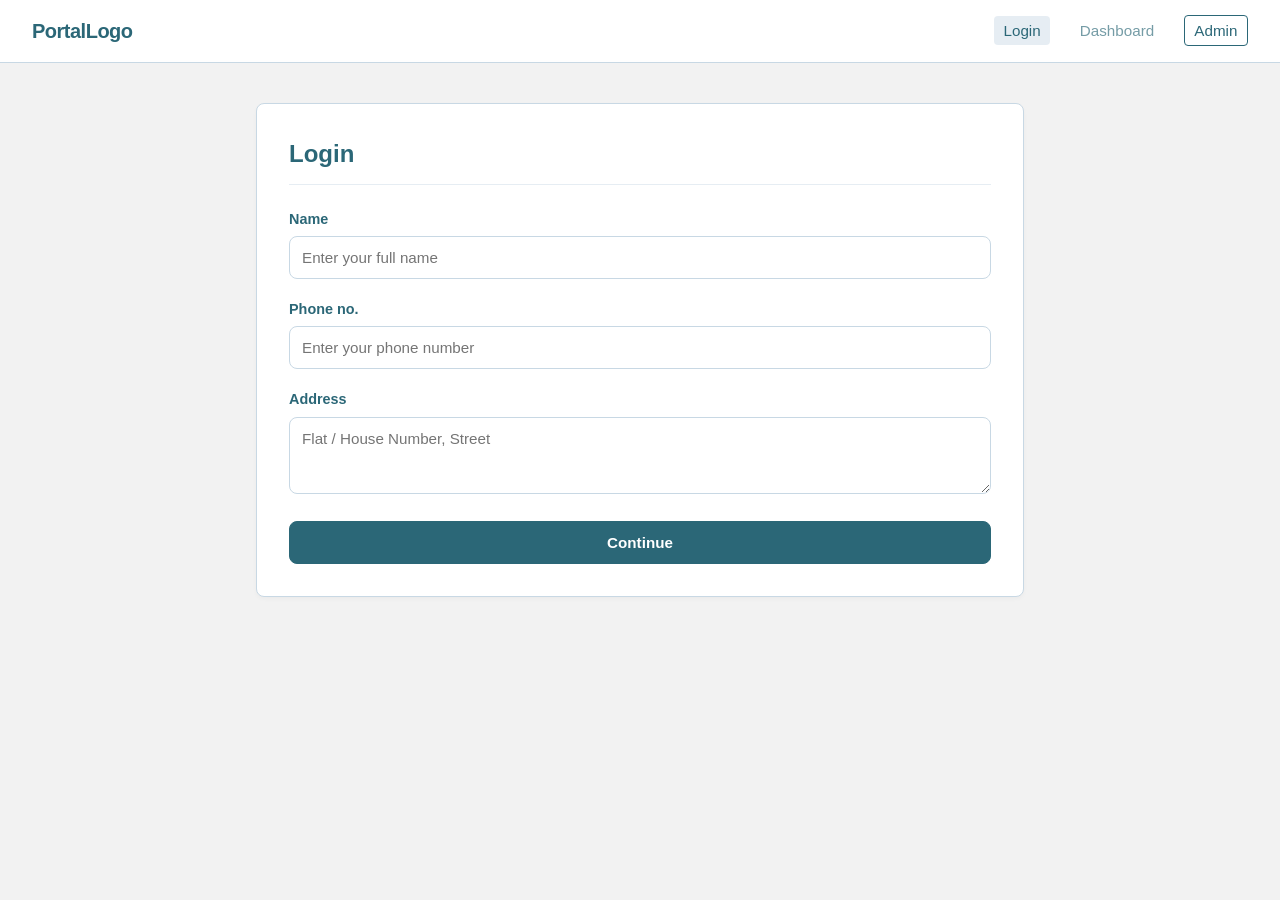
<file: SmartSocietyComplaint.proj/index.html>
<!DOCTYPE html>
<html lang="en">
<head>
  <meta charset="UTF-8">
  <meta name="viewport" content="width=device-width, initial-scale=1.0">
  <title>Login - Community Portal</title>
  <link rel="stylesheet" href="styles.css">
</head>
<body>

  <!-- Top Navigation Bar -->
  <header>
    <nav class="main-nav">
      <a href="index.html" class="brand-logo">PortalLogo</a>
      <ul class="nav-links">
        <li><a href="index.html" class="active">Login</a></li>
        <li><a href="dashboard.html">Dashboard</a></li>
        <li><a href="admin.html" class="admin-link">Admin</a></li>
      </ul>
    </nav>
  </header>

  <main class="container">
    <div class="card">
      <h1 class="card-title">Login</h1>
      
      <!-- Login Form matching Page 1 sketch -->
      <form action="dashboard.html" method="get">
        <div class="form-group">
          <label for="name">Name</label>
          <input type="text" id="name" name="name" class="form-control" placeholder="Enter your full name" required>
        </div>

        <div class="form-group">
          <label for="phone">Phone no.</label>
          <input type="tel" id="phone" name="phone" class="form-control" placeholder="Enter your phone number" required>
        </div>

        <div class="form-group">
          <label for="address">Address</label>
          <textarea id="address" name="address" class="form-control" rows="3" placeholder="Flat / House Number, Street" required></textarea>
        </div>

        <button type="submit" class="btn">Continue</button>
      </form>
    </div>
  </main>

</body>
</html>
</file>
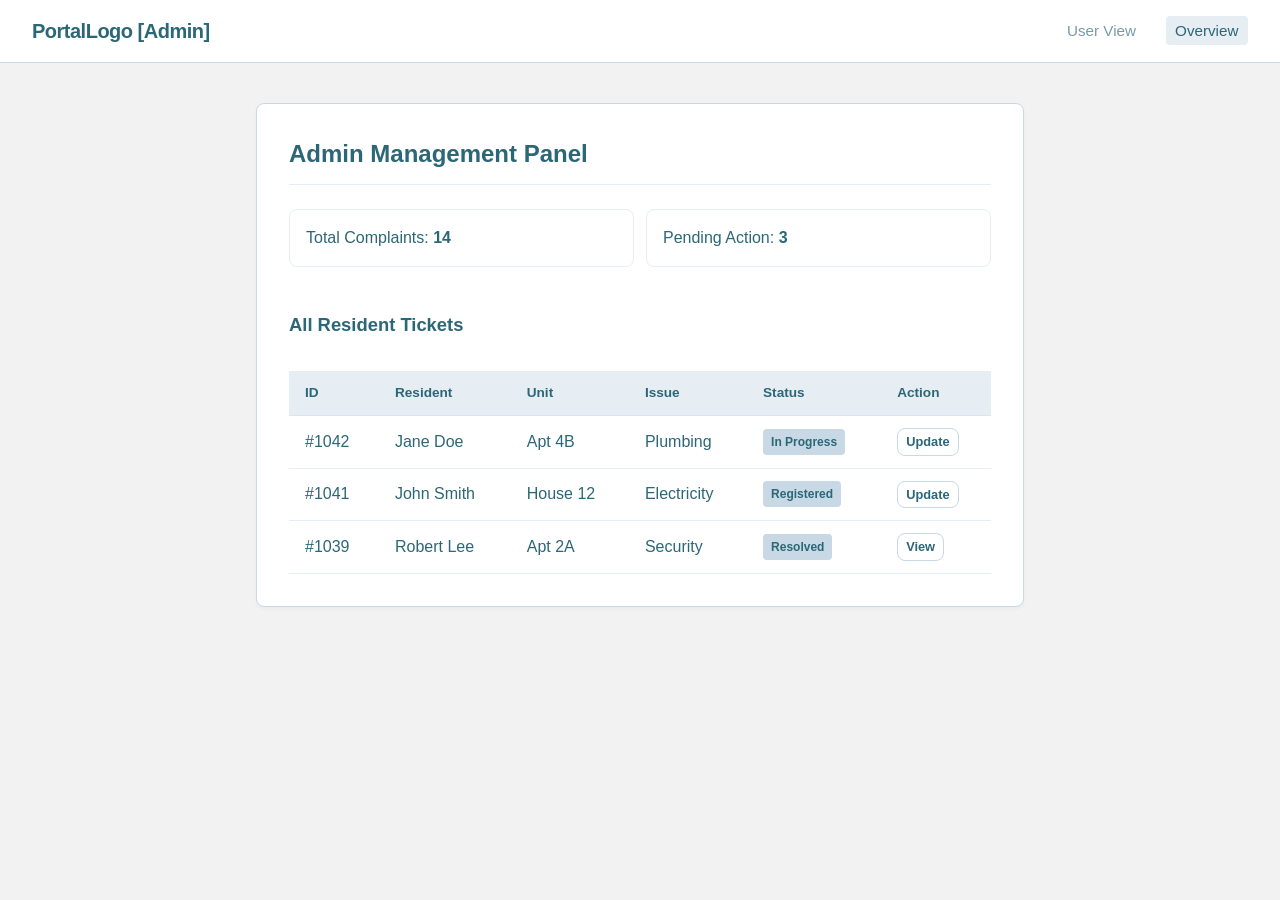
<file: SmartSocietyComplaint.proj/admin.html>
<!DOCTYPE html>
<html lang="en">
<head>
  <meta charset="UTF-8">
  <meta name="viewport" content="width=device-width, initial-scale=1.0">
  <title>Admin Dashboard - Portal</title>
  <link rel="stylesheet" href="styles.css">
</head>
<body>

  <header>
    <nav class="main-nav">
      <a href="dashboard.html" class="brand-logo">PortalLogo [Admin]</a>
      <ul class="nav-links">
        <li><a href="dashboard.html">User View</a></li>
        <li><a href="admin.html" class="active">Overview</a></li>
      </ul>
    </nav>
  </header>

  <main class="container">
    <div class="card">
      <h1 class="card-title">Admin Management Panel</h1>

      <!-- Stats overview -->
      <div class="grid-buttons" style="margin-bottom: 2rem;">
        <div class="list-item">
          <div>Total Complaints: <strong>14</strong></div>
        </div>
        <div class="list-item">
          <div>Pending Action: <strong>3</strong></div>
        </div>
      </div>

      <!-- Management Table -->
      <h2 class="section-title">All Resident Tickets</h2>
      <div style="overflow-x: auto;">
        <table class="data-table">
          <thead>
            <tr>
              <th>ID</th>
              <th>Resident</th>
              <th>Unit</th>
              <th>Issue</th>
              <th>Status</th>
              <th>Action</th>
            </tr>
          </thead>
          <tbody>
            <tr>
              <td>#1042</td>
              <td>Jane Doe</td>
              <td>Apt 4B</td>
              <td>Plumbing</td>
              <td><span class="badge">In Progress</span></td>
              <td><a href="#" class="btn btn-secondary" style="width:auto; padding:0.2rem 0.5rem; font-size: 0.8rem;">Update</a></td>
            </tr>
            <tr>
              <td>#1041</td>
              <td>John Smith</td>
              <td>House 12</td>
              <td>Electricity</td>
              <td><span class="badge">Registered</span></td>
              <td><a href="#" class="btn btn-secondary" style="width:auto; padding:0.2rem 0.5rem; font-size: 0.8rem;">Update</a></td>
            </tr>
            <tr>
              <td>#1039</td>
              <td>Robert Lee</td>
              <td>Apt 2A</td>
              <td>Security</td>
              <td><span class="badge">Resolved</span></td>
              <td><a href="#" class="btn btn-secondary" style="width:auto; padding:0.2rem 0.5rem; font-size: 0.8rem;">View</a></td>
            </tr>
          </tbody>
        </table>
      </div>
    </div>
  </main>

</body>
</html>
</file>
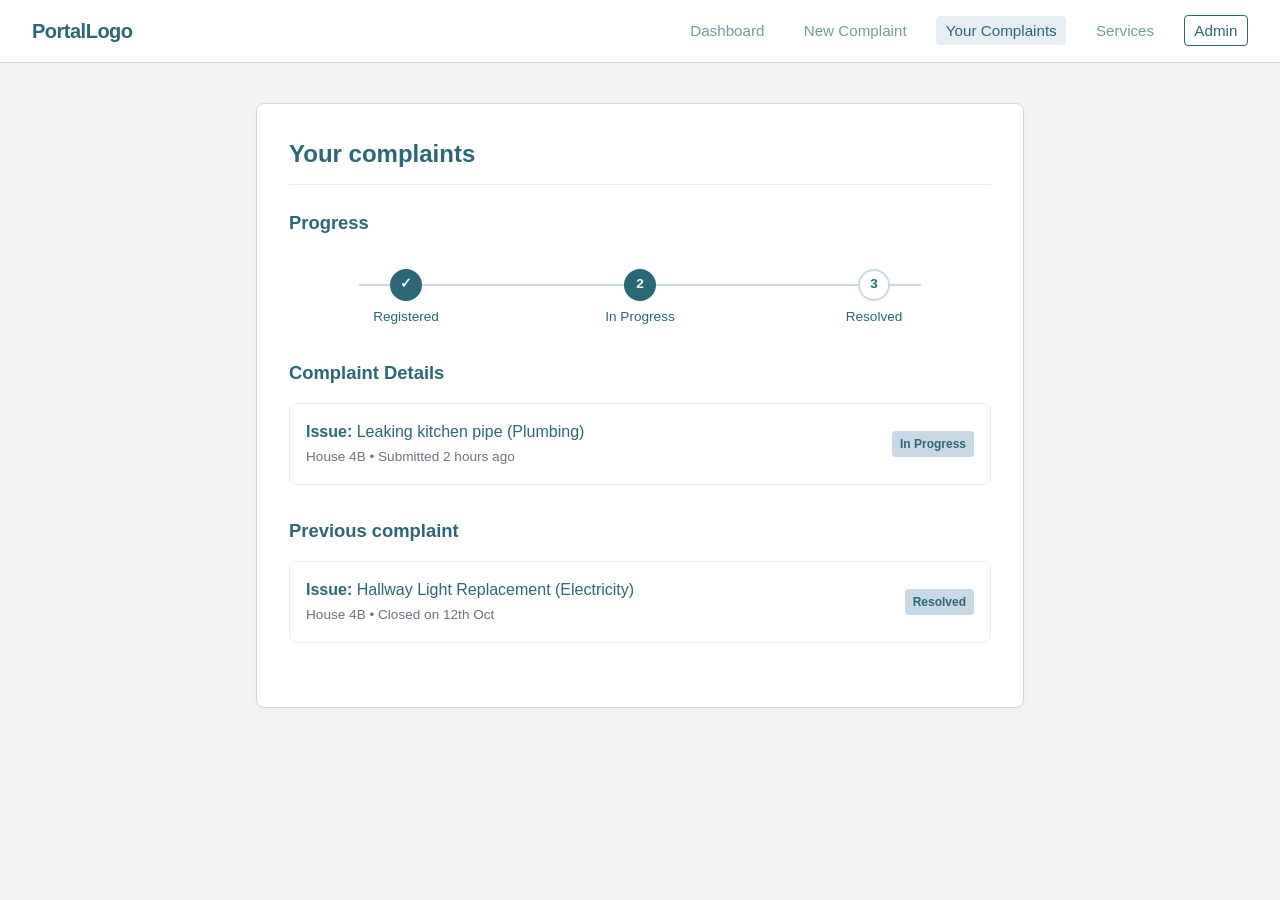
<file: SmartSocietyComplaint.proj/complaints.html>
<!DOCTYPE html>
<html lang="en">
<head>
  <meta charset="UTF-8">
  <meta name="viewport" content="width=device-width, initial-scale=1.0">
  <title>Your Complaints - Portal</title>
  <link rel="stylesheet" href="styles.css">
</head>
<body>

  <header>
    <nav class="main-nav">
      <a href="dashboard.html" class="brand-logo">PortalLogo</a>
      <ul class="nav-links">
        <li><a href="dashboard.html">Dashboard</a></li>
        <li><a href="new-complaint.html">New Complaint</a></li>
        <li><a href="complaints.html" class="active">Your Complaints</a></li>
        <li><a href="services.html">Services</a></li>
        <li><a href="admin.html" class="admin-link">Admin</a></li>
      </ul>
    </nav>
  </header>

  <main class="container">
    <div class="card">
      <h1 class="card-title">Your complaints</h1>

      <!-- Progress Trackers matching Page 4 sketch -->
      <h2 class="section-title">Progress</h2>
      <div class="progress-stepper">
        <div class="step-item active">
          <div class="step-indicator">✓</div>
          <div class="step-title">Registered</div>
        </div>
        <div class="step-item active">
          <div class="step-indicator">2</div>
          <div class="step-title">In Progress</div>
        </div>
        <div class="step-item">
          <div class="step-indicator">3</div>
          <div class="step-title">Resolved</div>
        </div>
      </div>

      <!-- Current Complaint Details -->
      <div class="section-block" style="margin-top: 2rem;">
        <h2 class="section-title">Complaint Details</h2>
        <div class="list-item">
          <div>
            <strong>Issue:</strong> Leaking kitchen pipe (Plumbing)<br>
            <span style="font-size: 0.85rem; color: #6b7280;">House 4B &bull; Submitted 2 hours ago</span>
          </div>
          <span class="badge">In Progress</span>
        </div>
      </div>

      <!-- Previous Complaint History -->
      <div class="section-block">
        <h2 class="section-title">Previous complaint</h2>
        <div class="list-item">
          <div>
            <strong>Issue:</strong> Hallway Light Replacement (Electricity)<br>
            <span style="font-size: 0.85rem; color: #6b7280;">House 4B &bull; Closed on 12th Oct</span>
          </div>
          <span class="badge">Resolved</span>
        </div>
      </div>
    </div>
  </main>

</body>
</html>
</file>
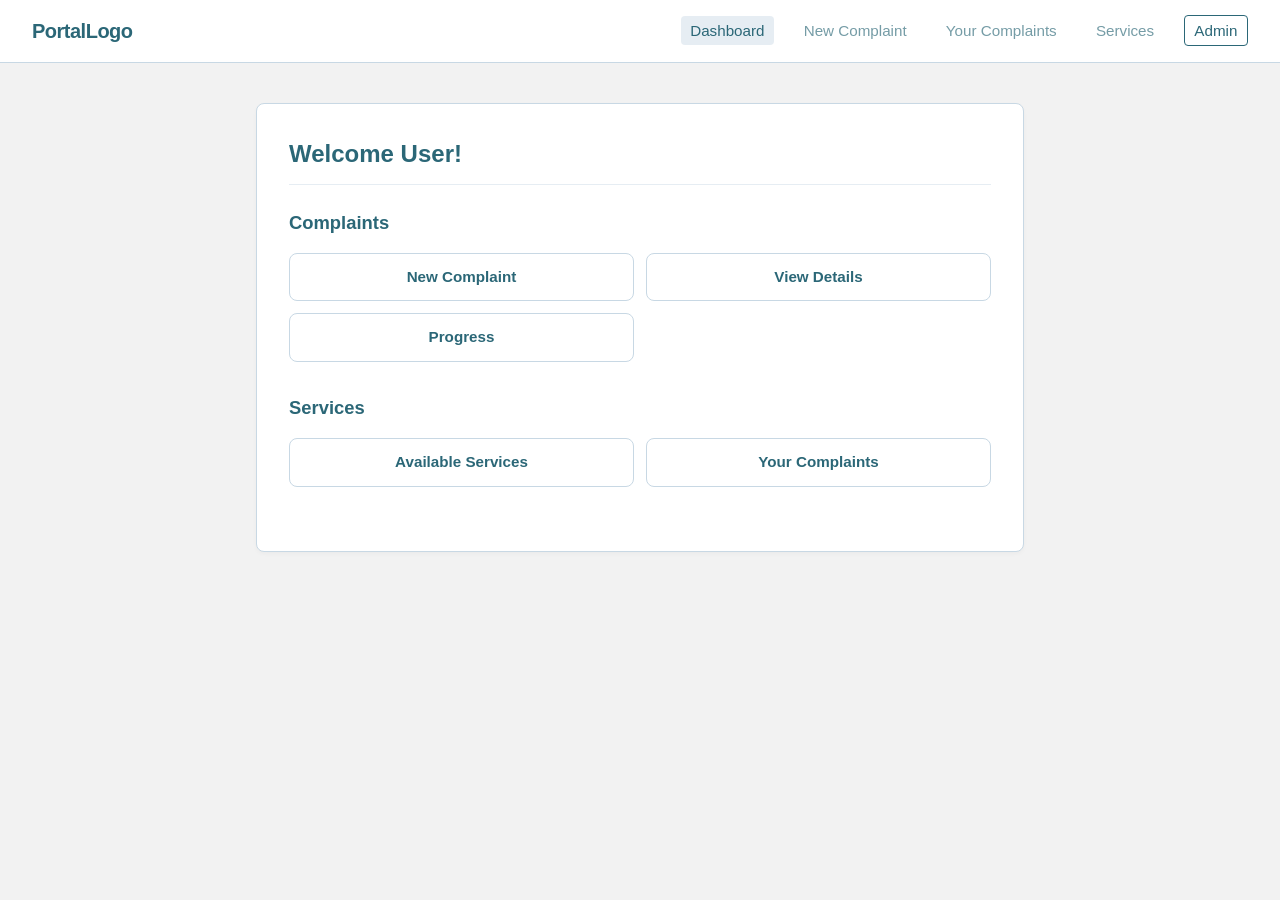
<file: SmartSocietyComplaint.proj/dashboard.html>
<!DOCTYPE html>
<html lang="en">
<head>
  <meta charset="UTF-8">
  <meta name="viewport" content="width=device-width, initial-scale=1.0">
  <title>Welcome User - Portal</title>
  <link rel="stylesheet" href="styles.css">
</head>
<body>

  <header>
    <nav class="main-nav">
      <a href="dashboard.html" class="brand-logo">PortalLogo</a>
      <ul class="nav-links">
        <li><a href="dashboard.html" class="active">Dashboard</a></li>
        <li><a href="new-complaint.html">New Complaint</a></li>
        <li><a href="complaints.html">Your Complaints</a></li>
        <li><a href="services.html">Services</a></li>
        <li><a href="admin.html" class="admin-link">Admin</a></li>
      </ul>
    </nav>
  </header>

  <main class="container">
    <div class="card">
      <h1 class="card-title">Welcome User!</h1>

      <!-- Complaints Options Section -->
      <div class="section-block">
        <h2 class="section-title">Complaints</h2>
        <div class="grid-buttons">
          <a href="new-complaint.html" class="btn btn-secondary">New Complaint</a>
          <a href="complaints.html" class="btn btn-secondary">View Details</a>
          <a href="complaints.html" class="btn btn-secondary">Progress</a>
        </div>
      </div>

      <!-- Services Section -->
      <div class="section-block">
        <h2 class="section-title">Services</h2>
        <div class="grid-buttons">
          <a href="services.html" class="btn btn-secondary">Available Services</a>
          <a href="complaints.html" class="btn btn-secondary">Your Complaints</a>
        </div>
      </div>
    </div>
  </main>

</body>
</html>
</file>
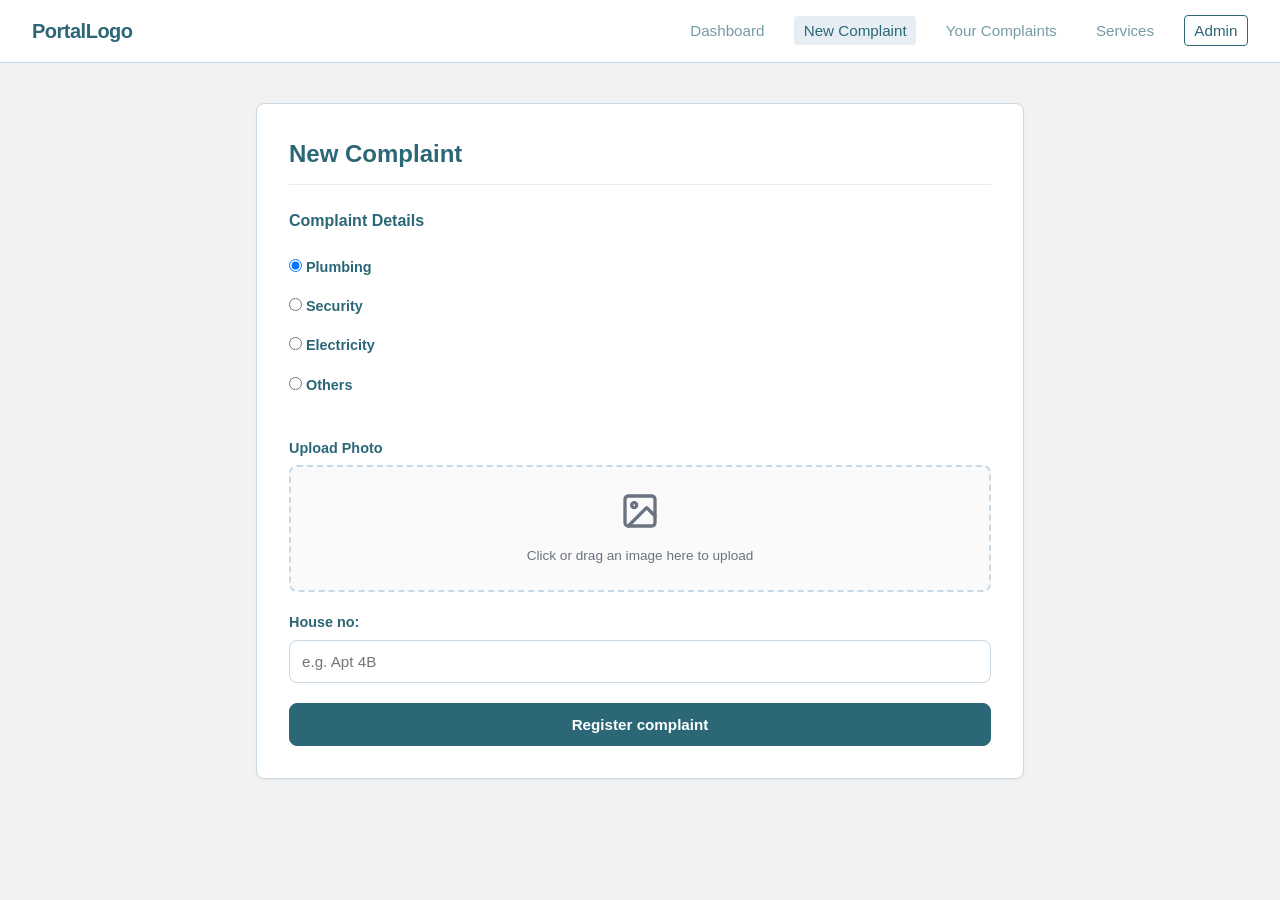
<file: SmartSocietyComplaint.proj/new-complaint.html>
<!DOCTYPE html>
<html lang="en">
<head>
  <meta charset="UTF-8">
  <meta name="viewport" content="width=device-width, initial-scale=1.0">
  <title>New Complaint - Portal</title>
  <link rel="stylesheet" href="styles.css">
</head>
<body>

  <header>
    <nav class="main-nav">
      <a href="dashboard.html" class="brand-logo">PortalLogo</a>
      <ul class="nav-links">
        <li><a href="dashboard.html">Dashboard</a></li>
        <li><a href="new-complaint.html" class="active">New Complaint</a></li>
        <li><a href="complaints.html">Your Complaints</a></li>
        <li><a href="services.html">Services</a></li>
        <li><a href="admin.html" class="admin-link">Admin</a></li>
      </ul>
    </nav>
  </header>

  <main class="container">
    <div class="card">
      <h1 class="card-title">New Complaint</h1>
      
      <form action="complaints.html" method="get">
        <!-- Complaint Categories matching sketch -->
        <fieldset class="form-group" style="border:none;">
          <legend style="font-weight: 600; margin-bottom: 0.5rem;">Complaint Details</legend>
          <div class="option-list">
            <label class="option-item">
              <input type="radio" name="complaint_type" value="plumbing" checked>
              <span>Plumbing</span>
            </label>
            <label class="option-item">
              <input type="radio" name="complaint_type" value="security">
              <span>Security</span>
            </label>
            <label class="option-item">
              <input type="radio" name="complaint_type" value="electricity">
              <span>Electricity</span>
            </label>
            <label class="option-item">
              <input type="radio" name="complaint_type" value="others">
              <span>Others</span>
            </label>
          </div>
        </fieldset>

        <!-- Inline SVG Placeholder for Photo Upload -->
        <div class="form-group">
          <label>Upload Photo</label>
          <div class="file-upload-box">
            <svg width="40" height="40" viewBox="0 0 24 24" fill="none" stroke="#6b7280" stroke-width="2" stroke-linecap="round" stroke-linejoin="round" style="margin-bottom: 0.5rem;">
              <rect x="3" y="3" width="18" height="18" rx="2" ry="2"/>
              <circle cx="8.5" cy="8.5" r="1.5"/>
              <polyline points="21 15 16 10 5 21"/>
            </svg>
            <p style="font-size: 0.85rem; color: #6b7280;">Click or drag an image here to upload</p>
            <input type="file" style="display: none;" id="file-input">
          </div>
        </div>

        <div class="form-group">
          <label for="house-no">House no:</label>
          <input type="text" id="house-no" name="house_no" class="form-control" placeholder="e.g. Apt 4B" required>
        </div>

        <button type="submit" class="btn">Register complaint</button>
      </form>
    </div>
  </main>

</body>
</html>
</file>
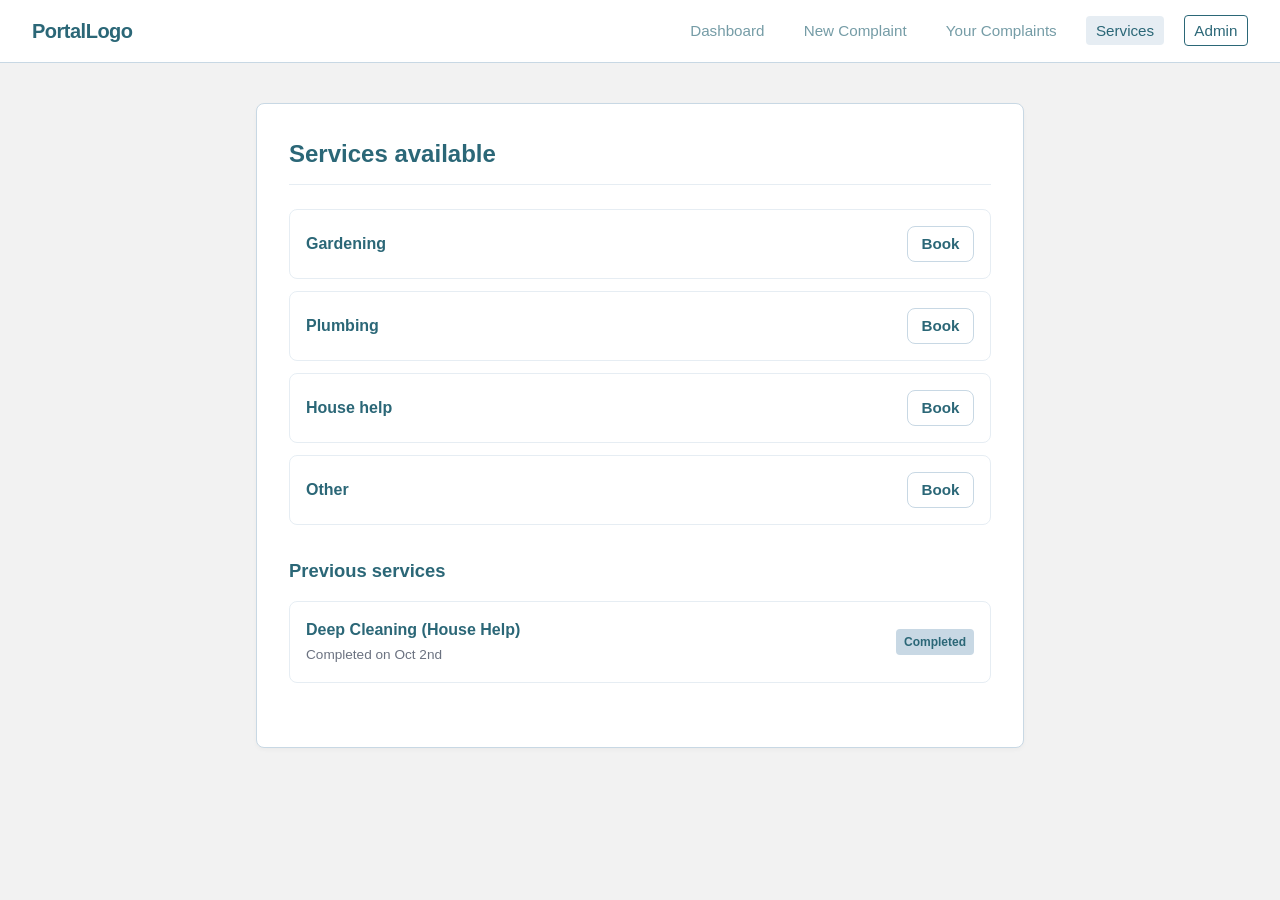
<file: SmartSocietyComplaint.proj/services.html>
<!DOCTYPE html>
<html lang="en">
<head>
  <meta charset="UTF-8">
  <meta name="viewport" content="width=device-width, initial-scale=1.0">
  <title>Services Available - Portal</title>
  <link rel="stylesheet" href="styles.css">
</head>
<body>

  <header>
    <nav class="main-nav">
      <a href="dashboard.html" class="brand-logo">PortalLogo</a>
      <ul class="nav-links">
        <li><a href="dashboard.html">Dashboard</a></li>
        <li><a href="new-complaint.html">New Complaint</a></li>
        <li><a href="complaints.html">Your Complaints</a></li>
        <li><a href="services.html" class="active">Services</a></li>
        <li><a href="admin.html" class="admin-link">Admin</a></li>
      </ul>
    </nav>
  </header>

  <main class="container">
    <div class="card">
      <h1 class="card-title">Services available</h1>

      <!-- Services List matching Page 5 sketch -->
      <div class="section-block">
        <div class="list-item">
          <span><strong>Gardening</strong></span>
          <a href="#" class="btn btn-secondary" style="width: auto; padding: 0.35rem 0.85rem;">Book</a>
        </div>
        <div class="list-item">
          <span><strong>Plumbing</strong></span>
          <a href="#" class="btn btn-secondary" style="width: auto; padding: 0.35rem 0.85rem;">Book</a>
        </div>
        <div class="list-item">
          <span><strong>House help</strong></span>
          <a href="#" class="btn btn-secondary" style="width: auto; padding: 0.35rem 0.85rem;">Book</a>
        </div>
        <div class="list-item">
          <span><strong>Other</strong></span>
          <a href="#" class="btn btn-secondary" style="width: auto; padding: 0.35rem 0.85rem;">Book</a>
        </div>
      </div>

      <!-- Previous Services Section -->
      <div class="section-block">
        <h2 class="section-title">Previous services</h2>
        <div class="list-item">
          <div>
            <strong>Deep Cleaning (House Help)</strong><br>
            <span style="font-size: 0.85rem; color: #6b7280;">Completed on Oct 2nd</span>
          </div>
          <span class="badge">Completed</span>
        </div>
      </div>
    </div>
  </main>

</body>
</html>
</file>
<file: SmartSocietyComplaint.proj/styles.css>
/* ==========================================================================
   RESET & GLOBAL VARIABLES
   Palette: Dark Teal (#2b6777), Powder Blue (#c8d8e4), White (#ffffff),
            Light Grey (#f2f2f2), Sea Green (#52ab98)
   ========================================================================== */
:root {
  --color-bg: #f2f2f2;
  --color-card-bg: #ffffff;
  --color-text-main: #2b6777;
  --color-text-muted: rgba(43, 103, 119, 0.65);
  --color-border: #c8d8e4;
  --color-border-light: rgba(200, 216, 228, 0.45);
  --color-primary: #2b6777;
  --color-primary-hover: #52ab98;
  --color-accent: #52ab98;
  --color-accent-light: #c8d8e4;
  --color-btn-text: #ffffff;
  --font-stack: -apple-system, BlinkMacSystemFont, "Segoe UI", Roboto, Helvetica, Arial, sans-serif;
  --radius: 8px;
  --transition: all 0.2s ease-in-out;
}

* {
  box-sizing: border-box;
  margin: 0;
  padding: 0;
}

body {
  font-family: var(--font-stack);
  background-color: var(--color-bg);
  color: var(--color-text-main);
  line-height: 1.5;
  min-height: 100vh;
  display: flex;
  flex-direction: column;
}

/* ==========================================================================
   PERSISTENT NAVIGATION
   ========================================================================== */
.main-nav {
  background: var(--color-card-bg);
  border-bottom: 1px solid var(--color-border);
  padding: 1rem 2rem;
  display: flex;
  justify-content: space-between;
  align-items: center;
  position: sticky;
  top: 0;
  z-index: 10;
}

.brand-logo {
  font-size: 1.25rem;
  font-weight: 700;
  text-decoration: none;
  color: var(--color-text-main);
  letter-spacing: -0.5px;
}

.nav-links {
  display: flex;
  list-style: none;
  gap: 1.25rem;
  align-items: center;
}

.nav-links a {
  text-decoration: none;
  font-size: 0.95rem;
  color: var(--color-text-muted);
  font-weight: 500;
  padding: 0.4rem 0.6rem;
  border-radius: 4px;
  transition: var(--transition);
}

.nav-links a:hover,
.nav-links a.active {
  color: var(--color-text-main);
  background-color: var(--color-border-light);
}

.nav-links .admin-link {
  border: 1px solid var(--color-primary);
  color: var(--color-primary);
}

.nav-links .admin-link:hover {
  background: var(--color-primary);
  color: var(--color-btn-text);
}

/* ==========================================================================
   LAYOUT CONTAINERS & CARDS
   ========================================================================== */
.container {
  width: 100%;
  max-width: 800px;
  margin: 2.5rem auto;
  padding: 0 1rem;
  flex: 1;
}

.card {
  background: var(--color-card-bg);
  border: 1px solid var(--color-border);
  border-radius: var(--radius);
  padding: 2rem;
  box-shadow: 0 2px 4px rgba(0, 0, 0, 0.03);
}

.card-title {
  font-size: 1.5rem;
  font-weight: 700;
  margin-bottom: 1.5rem;
  border-bottom: 1px solid var(--color-border-light);
  padding-bottom: 0.75rem;
}

/* ==========================================================================
   FORMS & INPUTS
   ========================================================================== */
.form-group {
  margin-bottom: 1.25rem;
}

.form-group label {
  display: block;
  font-size: 0.9rem;
  font-weight: 600;
  margin-bottom: 0.35rem;
}

.form-control {
  width: 100%;
  padding: 0.75rem;
  font-size: 0.95rem;
  border: 1px solid var(--color-border);
  border-radius: var(--radius);
  background: #fff;
  font-family: inherit;
  color: inherit;
  transition: var(--transition);
}

.form-control:focus {
  outline: none;
  border-color: var(--color-primary);
}

/* Radio/Checkbox lists */
.option-list {
  display: flex;
  flex-direction: column;
  gap: 0.75rem;
  margin: 1rem 0;
}

.option-item {
  display: flex;
  align-items: center;
  gap: 0.6rem;
  cursor: pointer;
  font-size: 0.95rem;
}

/* File Upload Placeholder */
.file-upload-box {
  border: 2px dashed var(--color-border);
  border-radius: var(--radius);
  padding: 1.5rem;
  text-align: center;
  cursor: pointer;
  background-color: #fafafa;
  transition: var(--transition);
  margin-bottom: 1.25rem;
}

.file-upload-box:hover {
  background-color: var(--color-border-light);
}

/* ==========================================================================
   BUTTONS
   ========================================================================== */
.btn {
  display: inline-block;
  text-align: center;
  background: var(--color-primary);
  color: var(--color-btn-text);
  border: 1px solid var(--color-primary);
  padding: 0.75rem 1.5rem;
  border-radius: var(--radius);
  font-size: 0.95rem;
  font-weight: 600;
  text-decoration: none;
  cursor: pointer;
  transition: var(--transition);
  width: 100%;
}

.btn:hover {
  background: var(--color-primary-hover);
}

.btn-secondary {
  background: #ffffff;
  color: var(--color-text-main);
  border: 1px solid var(--color-border);
}

.btn-secondary:hover {
  background: var(--color-border-light);
}

/* ==========================================================================
   PAGE 2: DASHBOARD TILES / SECTIONS
   ========================================================================== */
.section-block {
  margin-bottom: 2rem;
}

.section-title {
  font-size: 1.15rem;
  font-weight: 600;
  margin-bottom: 1rem;
}

.grid-buttons {
  display: grid;
  grid-template-columns: 1fr;
  gap: 0.75rem;
}

/* ==========================================================================
   PAGE 4: PROGRESS TRACKER (Registered -> In Progress -> Resolved)
   ========================================================================== */
.progress-stepper {
  display: flex;
  justify-content: space-between;
  position: relative;
  margin: 2rem 0;
}

.progress-stepper::before {
  content: "";
  position: absolute;
  top: 15px;
  left: 10%;
  right: 10%;
  height: 2px;
  background-color: var(--color-border);
  z-index: 1;
}

.step-item {
  position: relative;
  z-index: 2;
  text-align: center;
  flex: 1;
}

.step-indicator {
  width: 32px;
  height: 32px;
  background: white;
  border: 2px solid var(--color-border);
  border-radius: 50%;
  display: inline-flex;
  align-items: center;
  justify-content: center;
  font-weight: bold;
  font-size: 0.85rem;
  margin-bottom: 0.4rem;
}

.step-item.active .step-indicator {
  border-color: var(--color-primary);
  background: var(--color-primary);
  color: #fff;
}

.step-title {
  font-size: 0.85rem;
  font-weight: 500;
}

/* ==========================================================================
   SERVICE LIST & HISTORY ITEMS
   ========================================================================== */
.list-item {
  border: 1px solid var(--color-border-light);
  border-radius: var(--radius);
  padding: 1rem;
  margin-bottom: 0.75rem;
  display: flex;
  justify-content: space-between;
  align-items: center;
}

/* ==========================================================================
   ADMIN DATA TABLE
   ========================================================================== */
.data-table {
  width: 100%;
  border-collapse: collapse;
  margin-top: 1rem;
}

.data-table th, 
.data-table td {
  padding: 0.75rem 1rem;
  text-align: left;
  border-bottom: 1px solid var(--color-border-light);
}

.data-table th {
  background-color: var(--color-border-light);
  font-weight: 600;
  font-size: 0.85rem;
}

.badge {
  display: inline-block;
  padding: 0.25rem 0.5rem;
  font-size: 0.75rem;
  font-weight: 600;
  border-radius: 4px;
  background-color: var(--color-accent-light);
  color: var(--color-text-main);
}

/* ==========================================================================
   MEDIA QUERIES
   ========================================================================== */
@media (min-width: 600px) {
  .grid-buttons {
    grid-template-columns: repeat(2, 1fr);
  }
}
</file>
